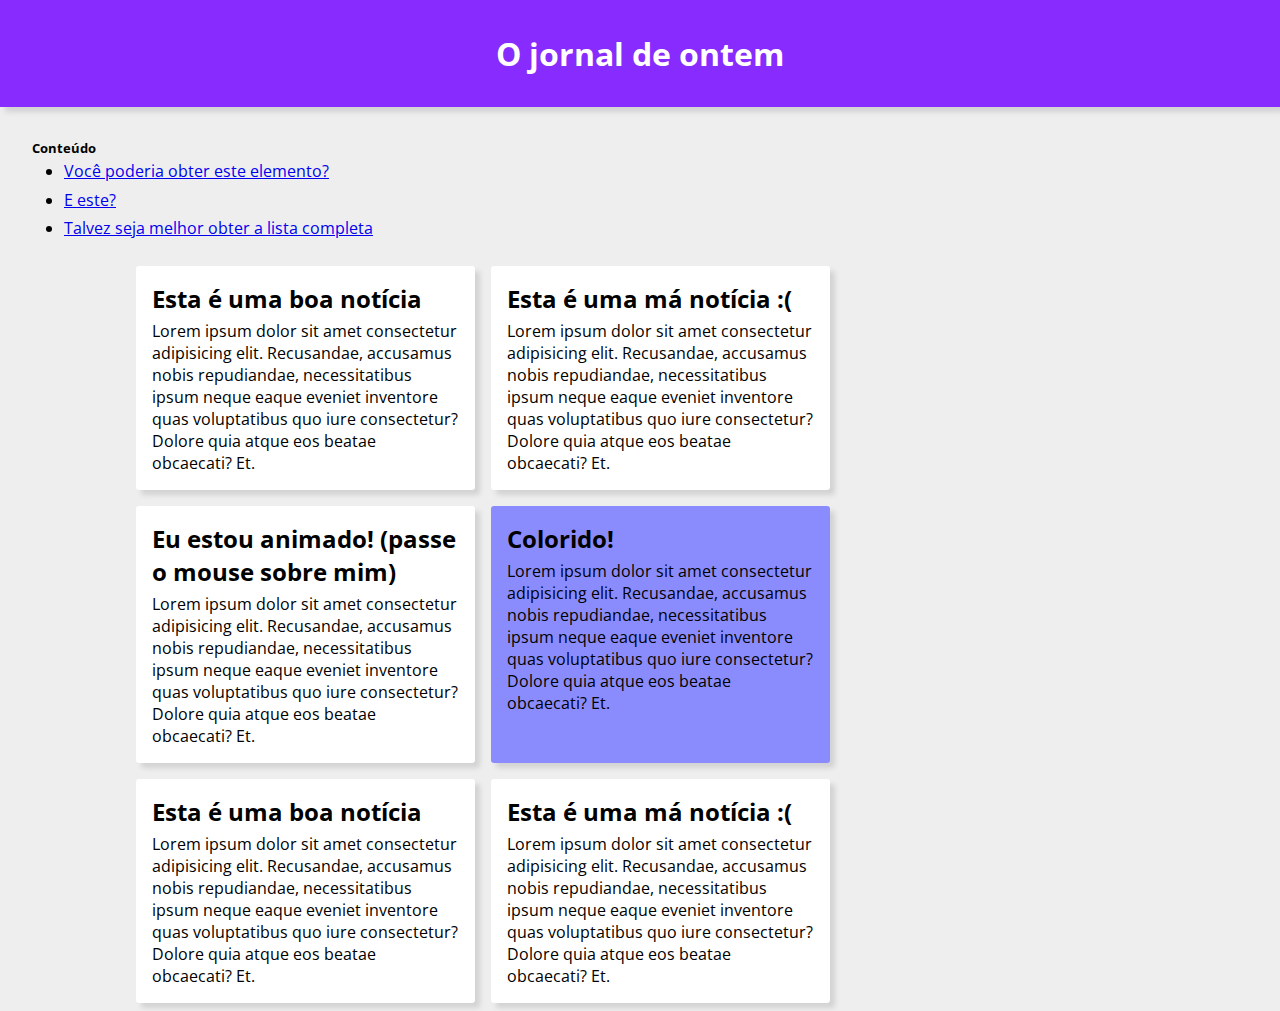
<file: aula004/index.html>
<!DOCTYPE html>
<html lang="pt-BR">

<head>
  <meta charset="UTF-8">
  <meta http-equiv="X-UA-Compatible" content="IE=edge">
  <meta name="viewport" content="width=device-width, initial-scale=1.0">
  <link rel="stylesheet" href="styles.css">
  <title>Aula 4</title>
</head>

<body>

  <h1>O jornal de ontem</h1>

  <div class="conteudo">
    <h5>Conteúdo</h5>
    <ul>
      <li id="item1"><a href="#">Você poderia obter este elemento?</a></li>
      <li id="item2"><a href="#">E este?</a></li>
      <li id="item3"><a href="#">Talvez seja melhor obter a lista completa</a></li>
    </ul>
  </div>

  <section>
    <article id="card1">
      <h2 id="titleCard1">Esta é uma boa notícia</h2>
      <p>
        Lorem ipsum dolor sit amet consectetur adipisicing elit. Recusandae, accusamus nobis repudiandae, necessitatibus
        ipsum neque eaque eveniet inventore quas voluptatibus quo iure consectetur? Dolore quia atque eos beatae
        obcaecati? Et.
      </p>
    </article>

    <article>
      <h2>Esta é uma má notícia :(</h2>
      <p>
        Lorem ipsum dolor sit amet consectetur adipisicing elit. Recusandae, accusamus nobis repudiandae, necessitatibus
        ipsum neque eaque eveniet inventore quas voluptatibus quo iure consectetur? Dolore quia atque eos beatae
        obcaecati? Et.
      </p>
    </article>
    <article class="animado">
      <h2>Eu estou animado! (passe o mouse sobre mim)</h2>
      <p>
        Lorem ipsum dolor sit amet consectetur adipisicing elit. Recusandae, accusamus nobis repudiandae, necessitatibus
        ipsum neque eaque eveniet inventore quas voluptatibus quo iure consectetur? Dolore quia atque eos beatae
        obcaecati? Et.
      </p>
    </article>

    <article class="diferente">
      <h2>Colorido! </h2>
      <p>
        Lorem ipsum dolor sit amet consectetur adipisicing elit. Recusandae, accusamus nobis repudiandae, necessitatibus
        ipsum neque eaque eveniet inventore quas voluptatibus quo iure consectetur? Dolore quia atque eos beatae
        obcaecati? Et.
      </p>
    </article>
    <article>
      <h2>Esta é uma boa notícia</h2>
      <p>
        Lorem ipsum dolor sit amet consectetur adipisicing elit. Recusandae, accusamus nobis repudiandae, necessitatibus
        ipsum neque eaque eveniet inventore quas voluptatibus quo iure consectetur? Dolore quia atque eos beatae
        obcaecati? Et.
      </p>
    </article>

    <article>
      <h2>Esta é uma má notícia :(</h2>
      <p>
        Lorem ipsum dolor sit amet consectetur adipisicing elit. Recusandae, accusamus nobis repudiandae, necessitatibus
        ipsum neque eaque eveniet inventore quas voluptatibus quo iure consectetur? Dolore quia atque eos beatae
        obcaecati? Et.
      </p>
    </article>

  </section>

</body>

</html>
</file>
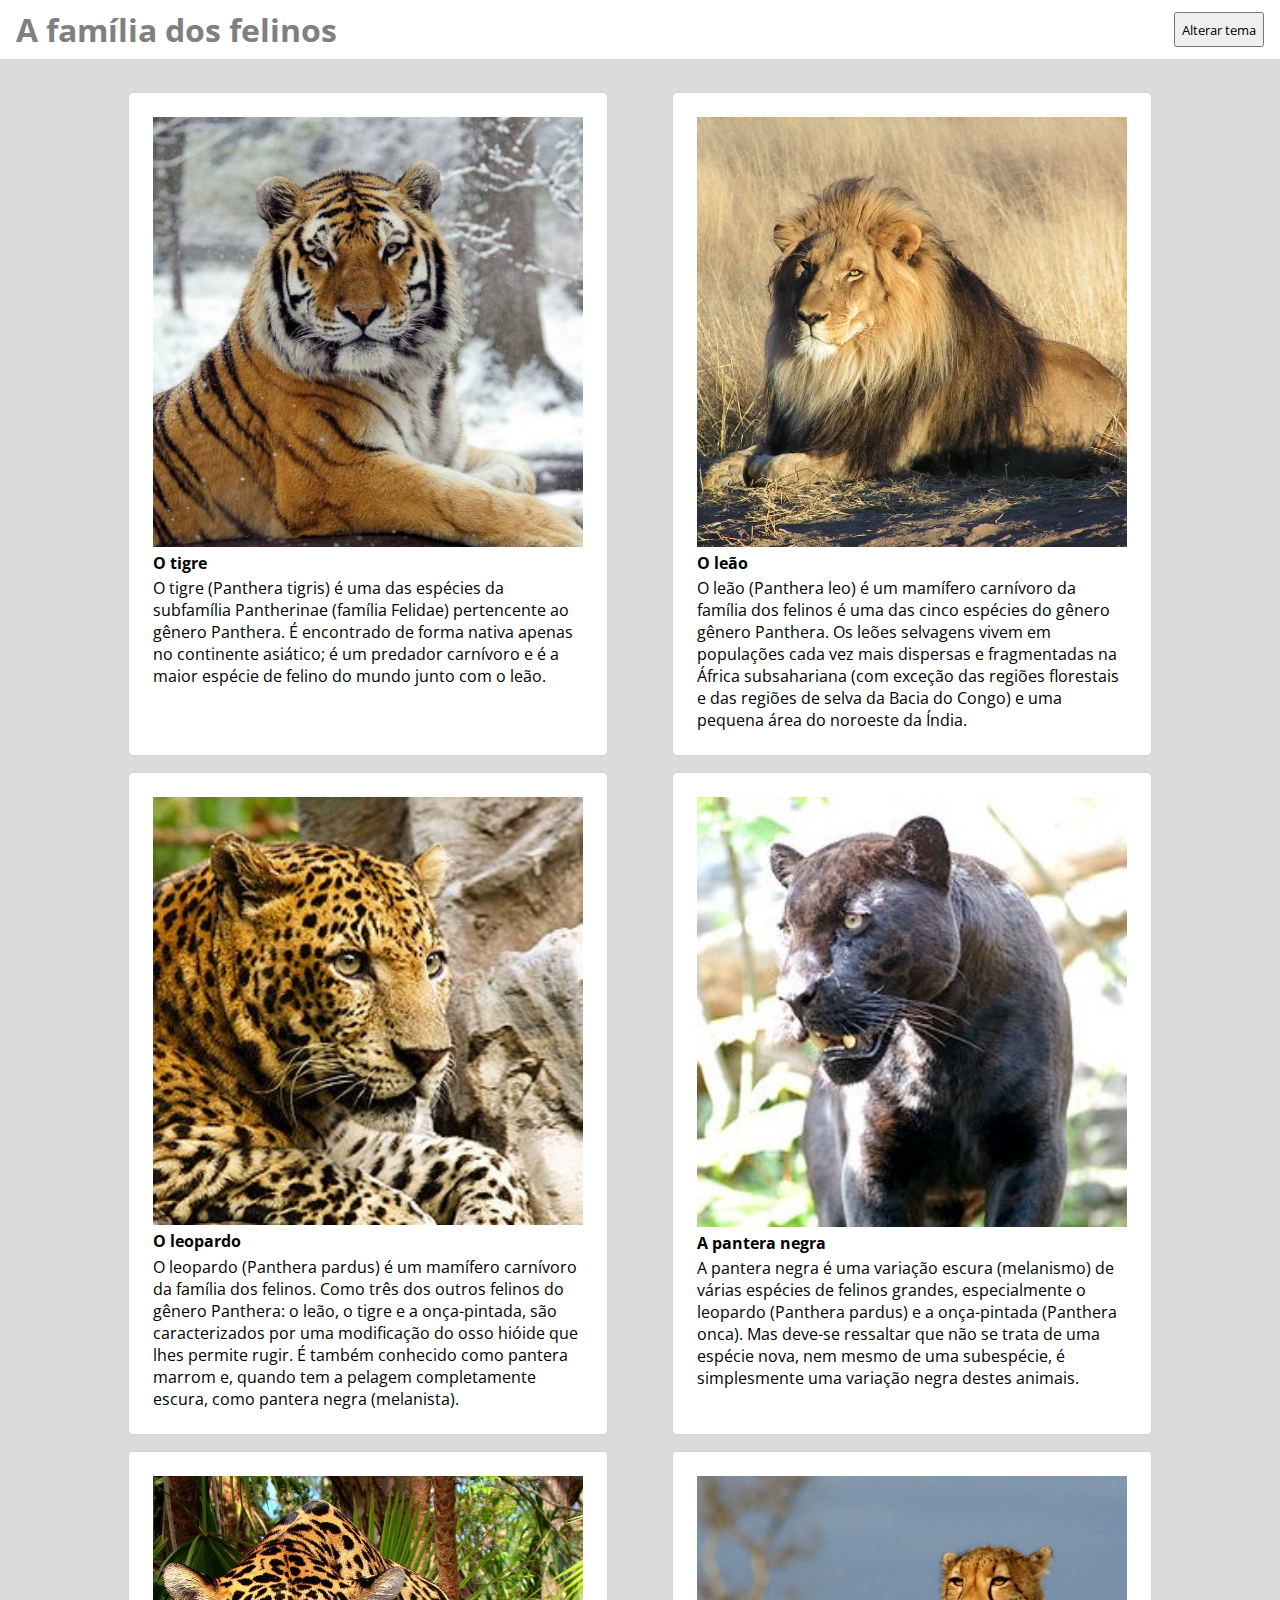
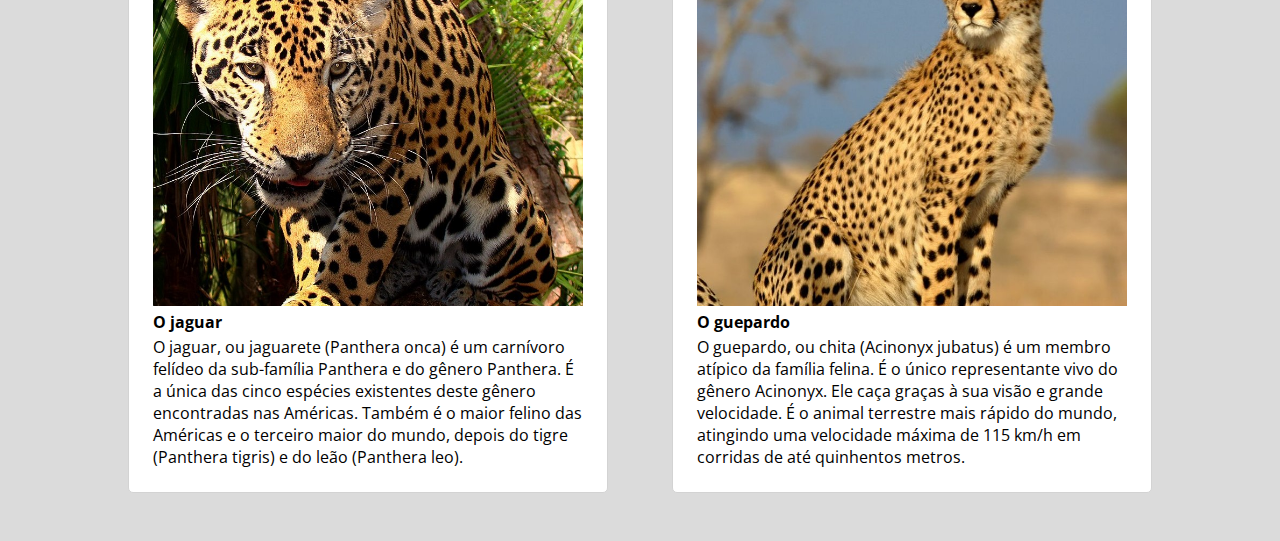
<file: aula005/index.html>
<!DOCTYPE html>
<html lang="pt-BR">

<head>
  <meta charset="UTF-8">
  <meta http-equiv="X-UA-Compatible" content="IE=edge">
  <meta name="viewport" content="width=device-width, initial-scale=1.0">
  <link rel="stylesheet" href="styles.css">
  <title>Aula 5 - Modificar elementos com JS </title>
</head>

<body class="dark">

  <header>
    <h1>A família dos felinos</h1>
    <button onclick="alterarTema()">Alterar tema</button>
  </header>
  
  <div class="container">
    <div class="item">
      <img src="./imagens/tiger.jpg">
      <h2>O tigre</h2>
      <p>
        O tigre (Panthera tigris) é uma das espécies da subfamília Pantherinae (família Felidae)
        pertencente ao gênero Panthera. É encontrado de forma nativa apenas no continente asiático; é um predador
        carnívoro e
        é a maior espécie de felino do mundo junto com o leão.
      </p>
    </div>
    <div class="item">
      <img src="./imagens/leon.jpg">
      <h2>O leão</h2>
      <p>
        O leão (Panthera leo) é um mamífero carnívoro da família dos felinos é uma das cinco espécies do gênero
        gênero Panthera. Os leões selvagens vivem em populações cada vez mais dispersas e fragmentadas na África
        subsahariana
        (com exceção das regiões florestais e das regiões de selva da Bacia do Congo) e uma pequena área do noroeste da
        Índia.
      </p>
    </div>
    <div class="item">
      <img src="./imagens/leopardo.jpg">
      <h2>O leopardo</h2>
      <p>
        O leopardo (Panthera pardus) é um mamífero carnívoro da família dos felinos. Como três dos outros
        felinos do gênero Panthera: o leão, o tigre e a onça-pintada, são caracterizados por uma modificação do osso
        hióide que lhes permite rugir.
        É também conhecido como pantera marrom e, quando tem a pelagem completamente escura, como pantera negra
        (melanista).
      </p>
    </div>
    <div class="item">
      <img src="./imagens/pantera-negra.jpg">
      <h2>A pantera negra</h2>
      <p>
        A pantera negra é uma variação escura (melanismo) de várias espécies de felinos grandes, especialmente o
        leopardo (Panthera pardus) e a onça-pintada (Panthera onca).
        Mas deve-se ressaltar que não se trata de uma espécie nova, nem mesmo de uma subespécie, é simplesmente uma
        variação negra destes animais.
      </p>
    </div>
    <div class="item">
      <img src="./imagens/jaguar.jpg">
      <h2>O jaguar</h2>
      <p>
        O jaguar, ou jaguarete (Panthera onca) é um carnívoro felídeo da sub-família Panthera e do
        gênero Panthera. É a única das cinco espécies existentes deste gênero encontradas nas Américas. Também
        é o maior felino das Américas e o terceiro maior do mundo, depois do tigre (Panthera tigris) e do leão (Panthera
        leo).
      </p>
    </div>
    <div class="item">
      <img src="./imagens/chita.jpg">
      <h2>O guepardo</h2>
      <p>
        O guepardo, ou chita (Acinonyx jubatus) é um membro atípico da família felina. É o único
        representante vivo do gênero Acinonyx. Ele caça graças à sua visão e grande velocidade. É o animal terrestre
        mais rápido
        do mundo, atingindo uma velocidade máxima de 115 km/h em corridas de até quinhentos metros.
      </p>
    </div>
  </div>

  <script src="./main.js"></script>
</body>

</html>
</file>
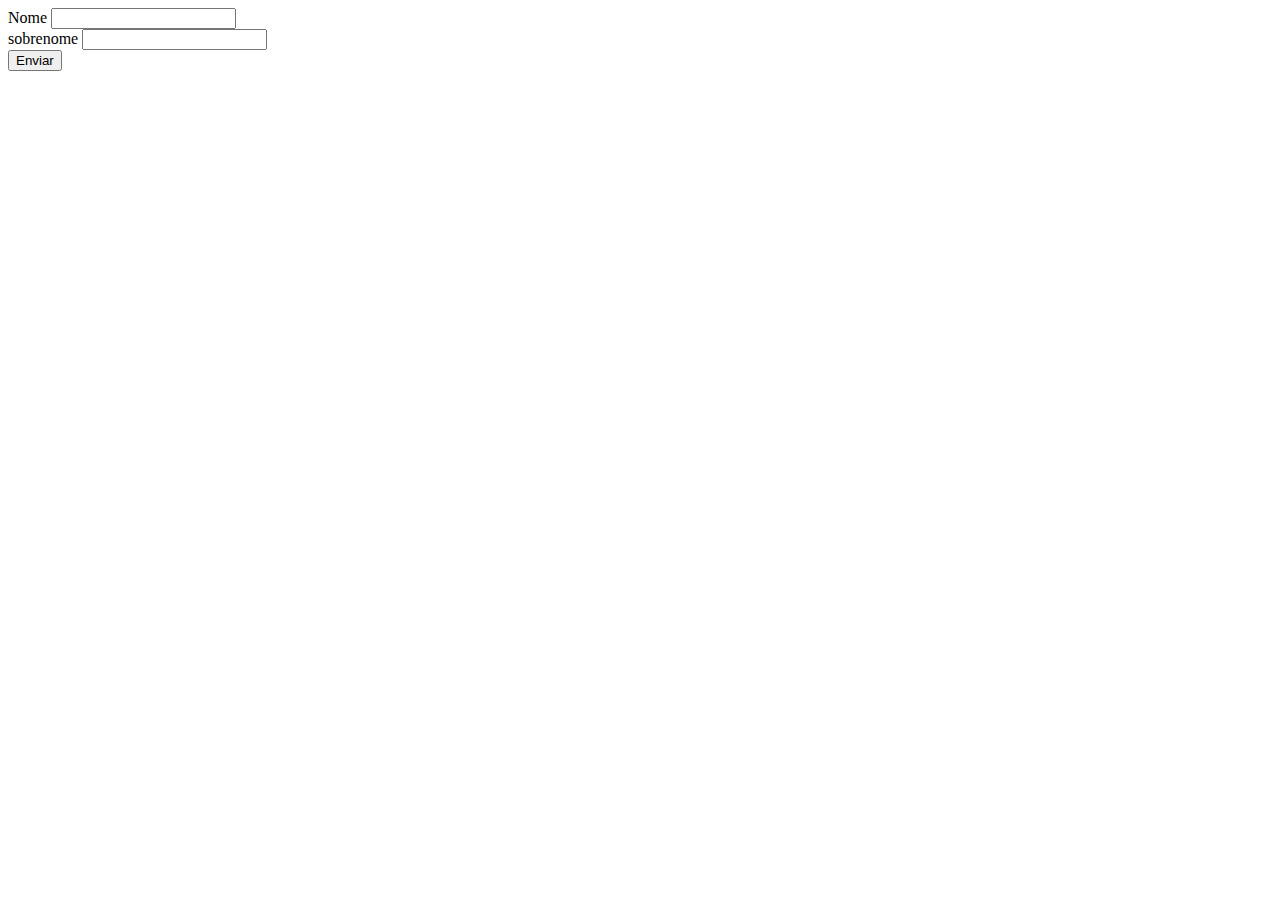
<file: aula010/index.html>
<!DOCTYPE html>
<html lang="pt-br">
<head>
  <meta charset="UTF-8">
  <meta http-equiv="X-UA-Compatible" content="IE=edge">
  <meta name="viewport" content="width=device-width, initial-scale=1.0">
  <title>Aula 10</title>
</head>
<body>

  <form id="form">
    <div>
      <label for="nome">Nome</label>
      <input type="text" id="nome">
    </div>

    <div>
      <label for="sobrenome">sobrenome</label>
      <input type="text" id="sobrenome">
    </div>

    <button type="submit" id="btnSubmit">Enviar</button>

    <span id="mensagens"></span>

  </form>

  <script src="./main.js"></script>
</body>
</html>
</file>
<file: aula004/styles.css>
@import url('https://fonts.googleapis.com/css2?family=Open+Sans:wght@300&display=swap');

* {
  margin: 0;
  padding: 0;
  font-family: 'Open Sans', sans-serif;
}

body {
  min-height: 100vh;
  background-color: rgb(238, 238, 238);
}

h1 {
  text-align: center;
  padding: 1em 0;
  background-color: rgb(135, 43, 255);
  color: white;
  box-shadow: 5px 5px 5px lightgrey;
  margin-bottom: 1em;
}

.conteudo {
  margin-left: 2em;
  margin-bottom: 1em;
}

ul {
  display: block;
  margin-left: 2em;
}

li {
  padding: .2em 0;
}

section {
  display: flex;
  flex-wrap: wrap;
  padding: 0 10%;
}

section article {
  background-color: white;
  padding: 1em;
  border-radius: 3px;
  width: 30%;
  margin: .5em;
  box-shadow: 5px 5px 5px lightgrey;
}

section article.animado {
  z-index: 20;
  transition: all 200ms ease;
}

section article.animado:hover {
  transform: scale(1.2);
  box-shadow: 0px 0px 10px lightgrey;
}

section article h2{
  margin-bottom: .2em;

}

.diferente {
  background-color: rgb(138, 140, 253);
}
</file>
<file: aula005/styles.css>
@import url('https://fonts.googleapis.com/css2?family=Open+Sans:wght@300;400&display=swap');

* {
  margin: 0;
  padding: 0;
  font-family: 'Open Sans', sans-serif;
}

header {
  display: flex;
  align-items: center;
  justify-content: space-between;
  padding: .5em 1em;
  background-color: white;
  border-bottom: 1px solid lightgrey;
  color: grey;
}

header > button {
  width: 90px;
  height: 35px;
}

body {
  background-color: rgb(219, 219, 219);
}

.container {
  display: flex;
  flex-wrap: wrap;
  justify-content: space-between;
  width: 80%;
  margin: 2em 10%;
}

.item {
  width: 30em;
  background-color: white;
  box-sizing: border-box;
  padding: 1.5em;
  margin-bottom: 1em;
  border-radius: 5px;
  border: 1px solid lightgray;
}

.item img {
  width: 100%;
}

.item h2 {
  font-size: 1em;
  margin-bottom: .2em;
}


/* ------------------------------ Estilos para o tema escuro (Dark-Mode) ----------------------------------------------- */

 
.bg-dark {
  background-color: rgb(39, 39, 39);
}


.title-dark { 
  background-color: rgb(19, 19, 19);
  color: rgb(170, 170, 170);
  border-color: black;
}

.item-dark {
  background-color: rgb(19, 19, 19);
  border-color: black;
}

.text-item-dark {
  color: rgb(230, 230, 230);
}
</file>
